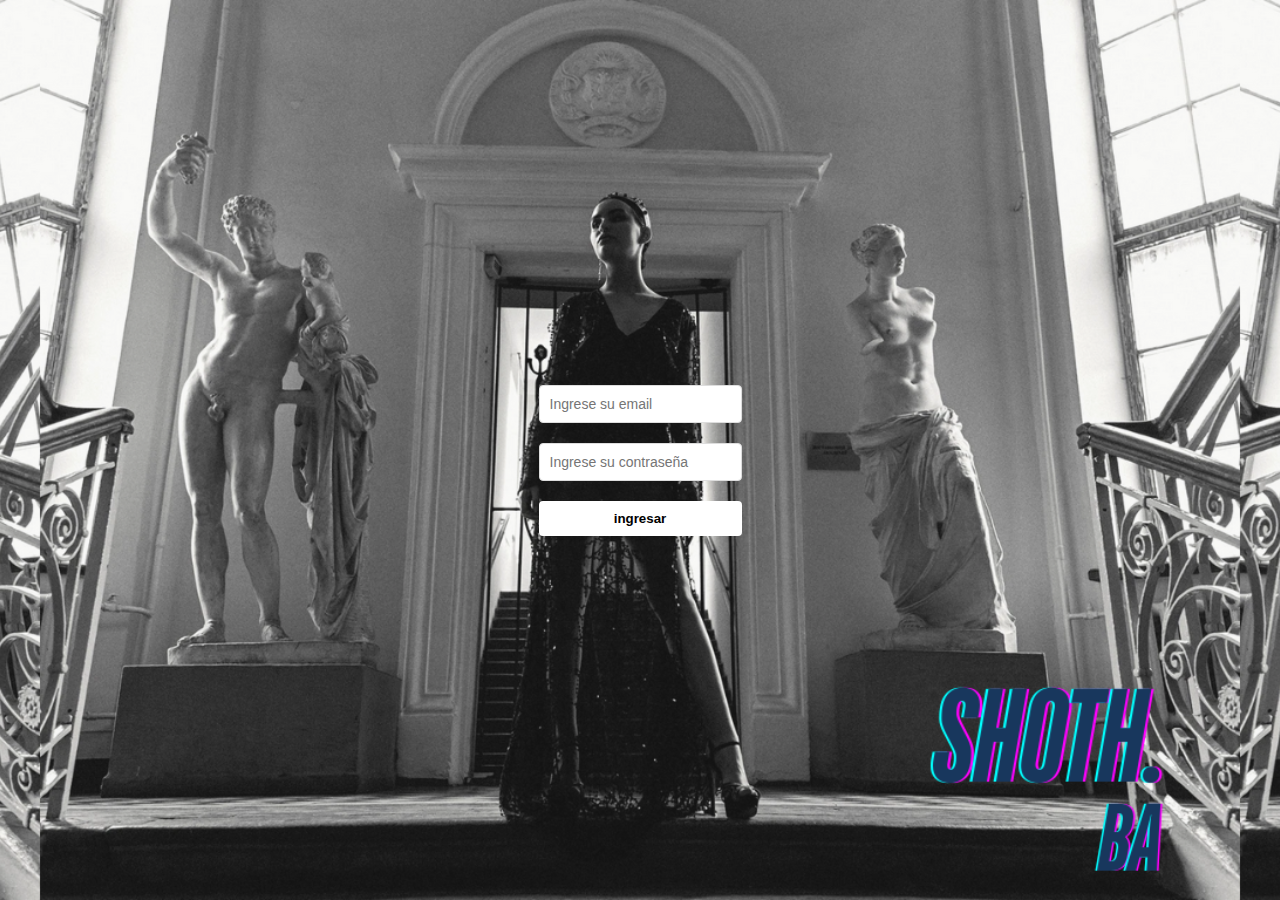
<file: index.html>
<!DOCTYPE html>
<html lang="es">
  <head>
    <meta charset="UTF-8" />
    <meta http-equiv="refresh" content="0; url=html/login.html" />
    <title>Redireccionando...</title>
  </head>
  <body>
    <p>Redireccionando...</p>
  </body>
</html>
</file>
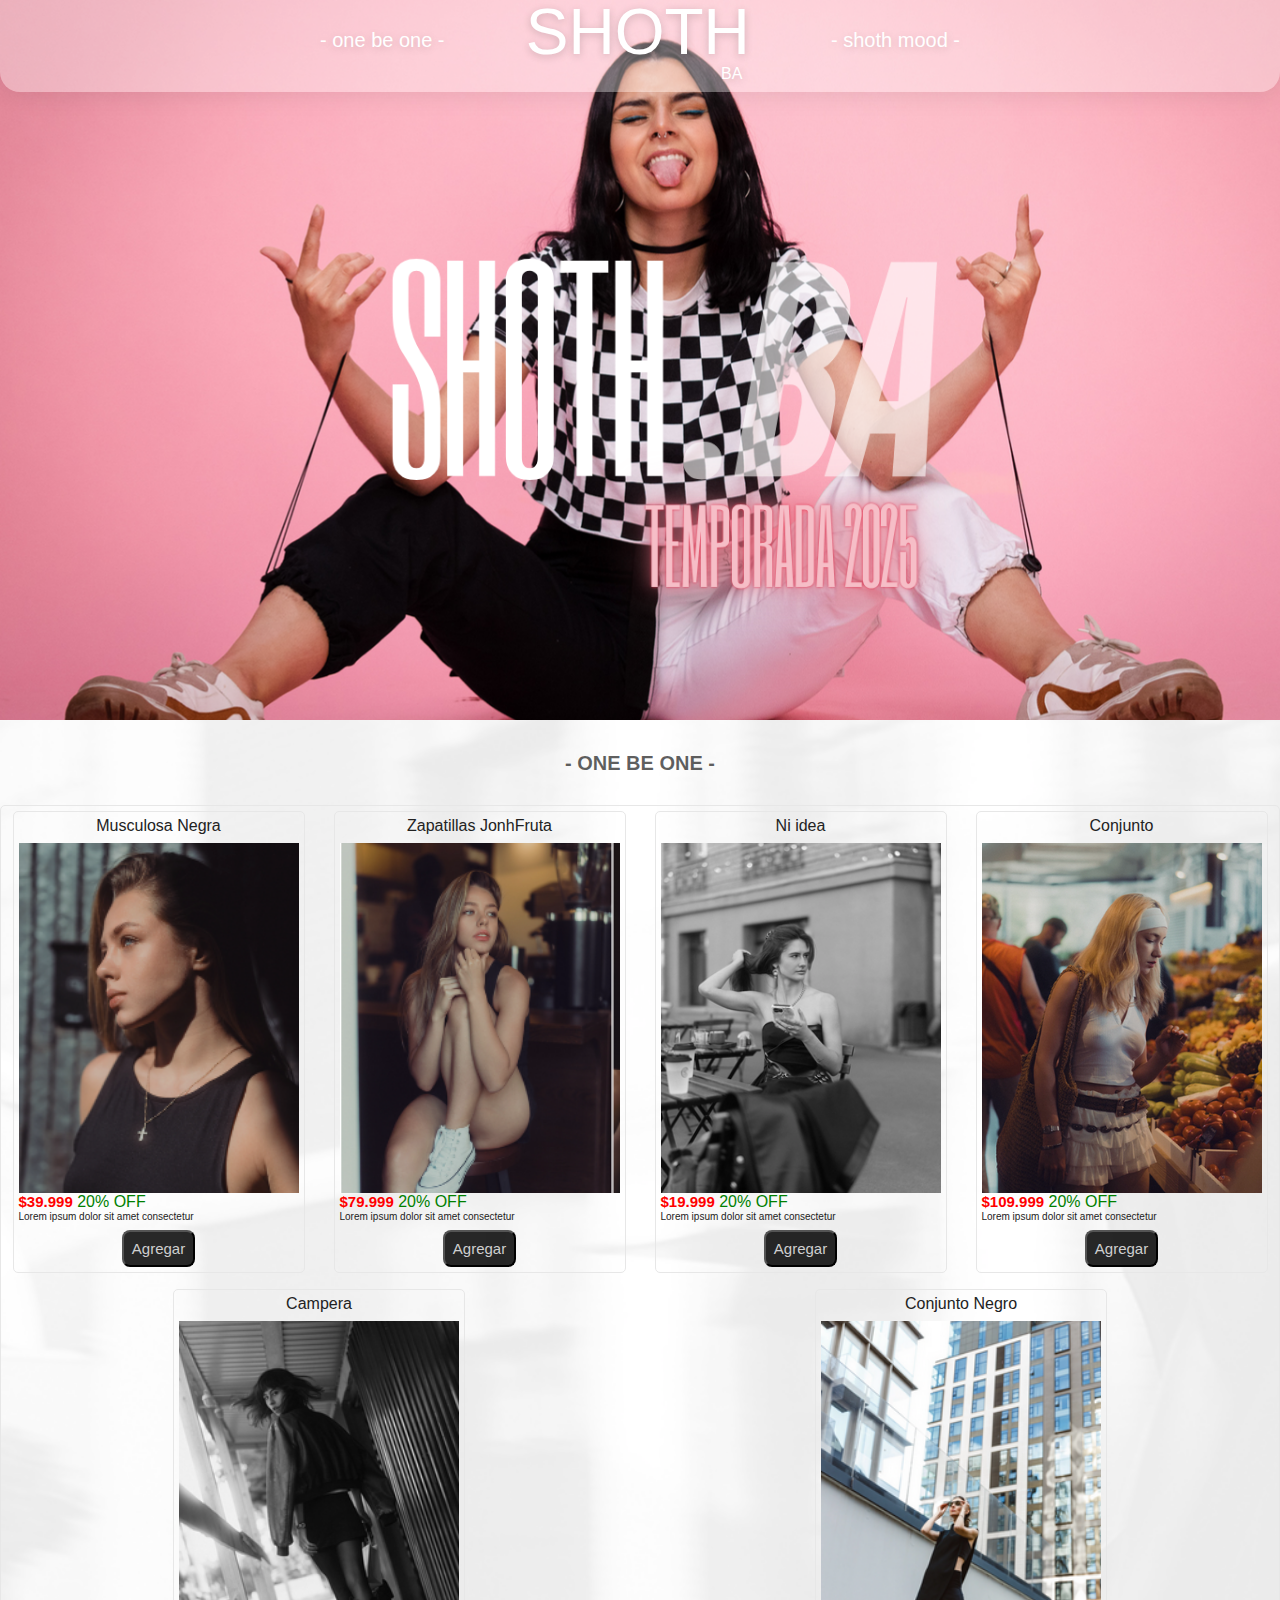
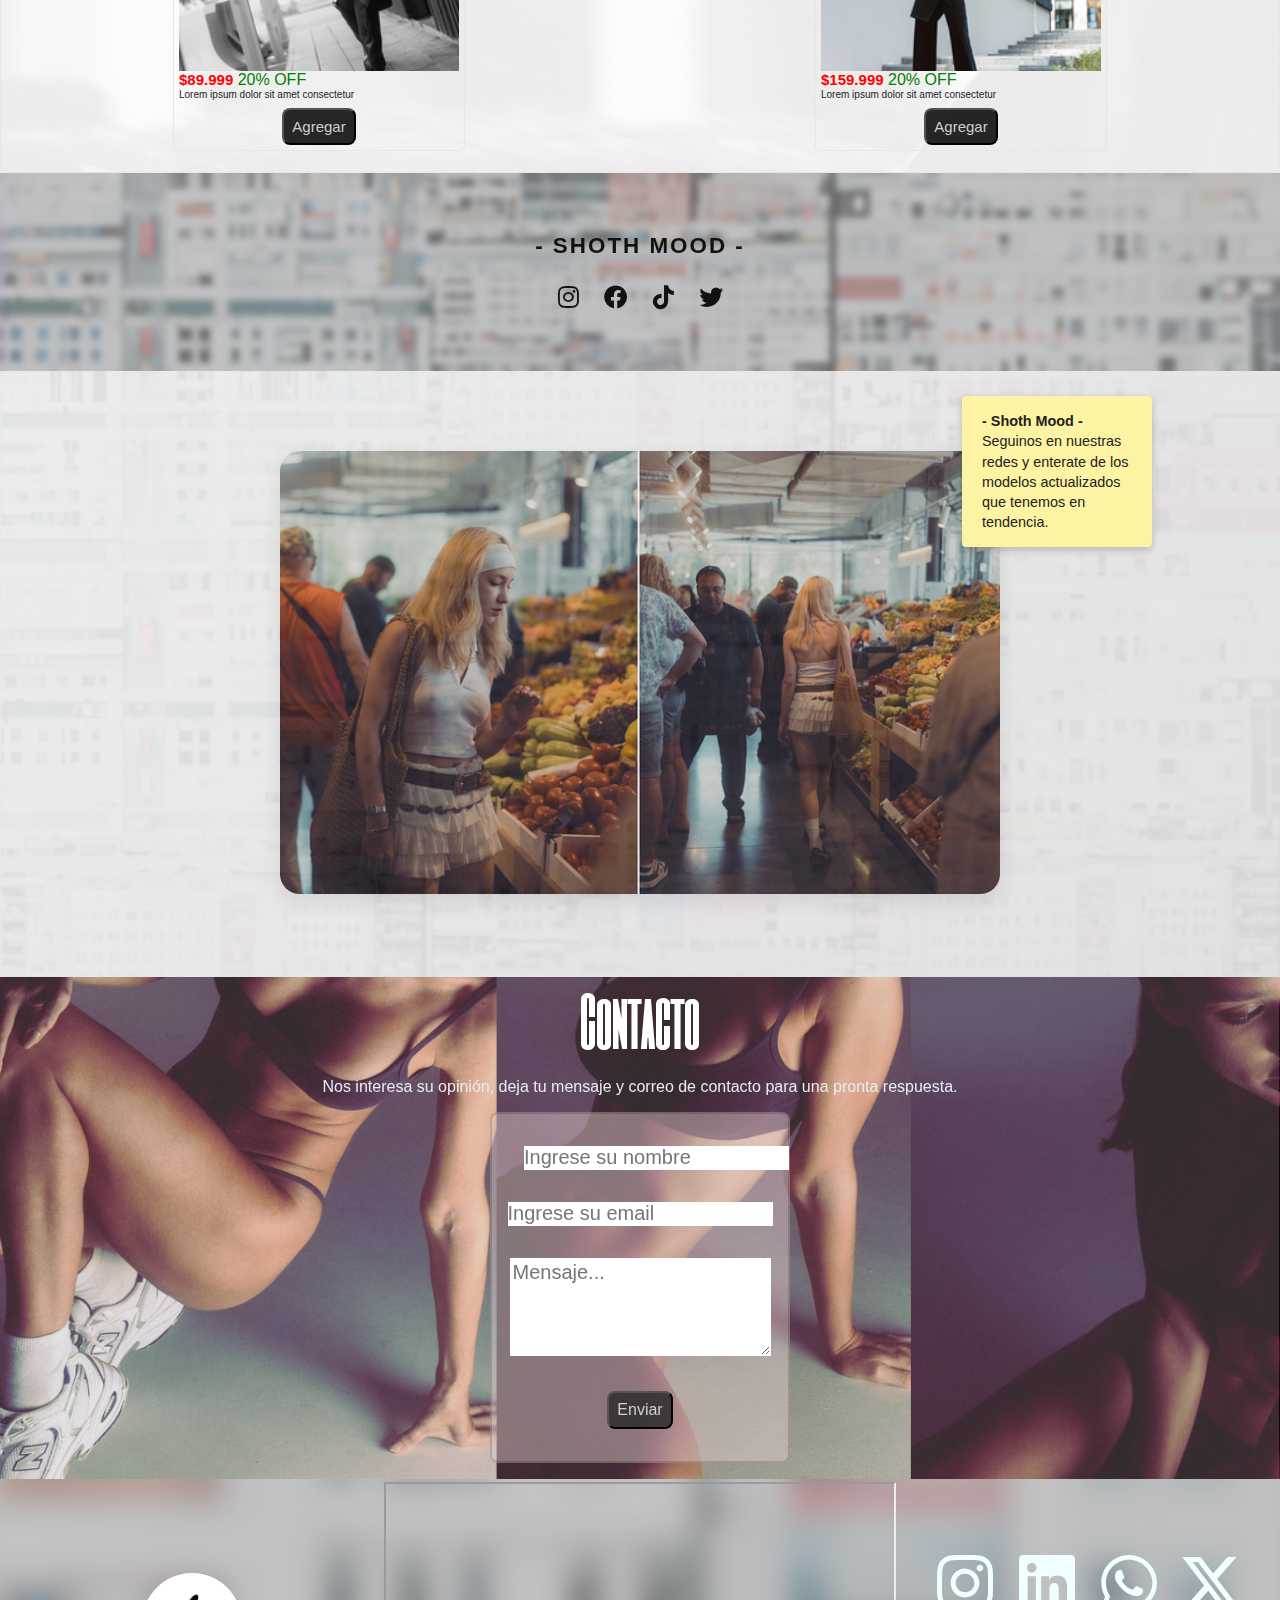
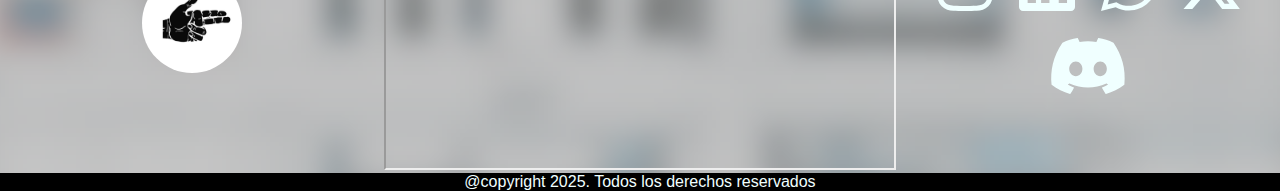
<file: html/index.html>
<!DOCTYPE html>
<html lang="es">
<head>
    <meta charset="UTF-8">
    <meta name="viewport" content="width=device-width, initial-scale=1.0">
    <title>shoth.ba | Moda y Tendencias</title>
    <meta name="description" content="Descubre las últimas tendencias de moda, ropa y accesorios en shoth.ba. Inspiración diaria para tu estilo.">
    <meta name="keywords" content="moda, tendencias, ropa, accesorios, fashion, estilo">
    <meta name="author" content="wp-shoth.ba">
    <link rel="icon" href="favicon.ico" type="image/x-icon">
    <!-- Open Graph / Facebook -->
    <meta property="og:title" content="wp-shoth.ba | Moda y Tendencias">
    <meta property="og:description" content="Descubre las últimas tendencias de moda, ropa y accesorios en wp-shoth.ba.">
    <meta property="og:image" content="https://tu-dominio.com/imagen-og.jpg">
    <meta property="og:type" content="website">
    <meta property="og:url" content="https://tu-dominio.com/">
    <!-- Twitter -->
    <meta name="twitter:card" content="summary_large_image">
    <meta name="twitter:title" content="wp-shoth.ba | Moda y Tendencias">
    <meta name="twitter:description" content="Descubre las últimas tendencias de moda, ropa y accesorios en wp-shoth.ba.">
    <meta name="twitter:image" content="https://tu-dominio.com/imagen-og.jpg">
    <!-- Twitter / X -->
    <meta name="twitter:card" content="summary_large_image">
    <meta name="twitter:site" content="@TuUsuarioX"> <!-- Cambia por tu usuario de X -->
    <meta name="twitter:creator" content="@TuUsuarioX"> <!-- Cambia por tu usuario de X -->
    <meta name="twitter:title" content="shoth.ba | Moda y Tendencias">
    <meta name="twitter:description" content="Descubre las últimas tendencias de moda, ropa y accesorios en shoth.ba.">
    <meta name="twitter:image" content="https://tu-dominio.com/imagen-og.jpg">
    <!-- CSS principal -->
    <link rel="stylesheet" href="../css/styles.css">
    <!-- fonts -->
    <link rel="preconnect" href="https://fonts.googleapis.com">
    <link rel="preconnect" href="https://fonts.gstatic.com" crossorigin>
    <link href="https://fonts.googleapis.com/css2?family=Six+Caps&display=swap" rel="stylesheet">
    <!-- Font Awesome para íconos -->
    <link rel="stylesheet" href="https://cdnjs.cloudflare.com/ajax/libs/font-awesome/6.0.0-beta3/css/all.min.css">

<!---------------------------------------------------------------------->

</head>
<body>
    <header>
        <!-- Navegación principal nav -->
        <nav class="main-nav">
            <ul>
                <li class="nav-left"><a href="#onebeone">- one be one -</a></li>
                <li class="nav-center"><a href="#inicio">SHO<span class="nav-th">TH</span><br><span class="nav-ba">BA</span></a></li>
                <li class="nav-right"><a href="#shothmood">- shoth mood -</a></li>
            </ul>
        </nav>
    </header>   
<!---------------------------------------------------------------------->

    <main>
        <!-- Hero o portada principal -->
        <section class="hero">
            <img src="../img/img-temporada02.png" alt="Imagen de temporada">
            <div class="hero-text">
                <!-- Título y subtítulos principales -->
            </div>
        </section>
    
    <!-- Sección de productos -onebeone- -->
    <section class="onebeone-bg" id="onebeone"> <!--fondo img-->
    <section class="productos" id="productos">
      <h2 class="tit-prod">- ONE BE ONE -</h2> 


    <!-- (Prueba imagen sin bordes)
      <div class="prod-img-container">
        <img src="img/01.png" alt="Zapas BBVA Frances" class="imagen-card">
            <div class="prod-info">
                <div class="item-tit">REMERA NEGRA</div>
            <div class="precio">$69.999 <span class="precio-old">$169.999</span></div>
            </div>
        </div>
    </div>
    -->


      <div class="prod-item">
      <div class="prod-container">
        <div class="prod-item">
          <div class="item-tit">
            Musculosa Negra
          </div>
          <div class="item-img">
            <img class="imagen-card" src="../img/01.png" alt="imagen del producto">
          </div>
          <div class="datos">
            <span class="precio">$39.999</span>
            <span class="off">20% OFF</span>
            <div class="descripcion">
              Lorem ipsum dolor sit amet consectetur
            </div>
            <div class="botonera">
              <button class="btn-agregar">Agregar</button>
            </div>
          </div>
        </div>

        <div class="prod-item">
          <div class="item-tit">
            Zapatillas JonhFruta
          </div>
          <div class="item-img">
            <img class="imagen-card" src="../img/02.png" alt="imagen del producto">
          </div>
          <div class="datos">
            <span class="precio">$79.999</span>
            <span class="off">20% OFF</span>
            <div class="descripcion">
              Lorem ipsum dolor sit amet consectetur
            </div>
            <div class="botonera">
              <button class="btn-agregar">Agregar</button>
            </div>
          </div>
        </div>

        <div class="prod-item">
          <div class="item-tit">
            Ni idea
          </div>
          <div class="item-img">
            <img class="imagen-card" src="../img/03.png" alt="imagen del producto">
          </div>
          <div class="datos">
            <span class="precio">$19.999</span>
            <span class="off">20% OFF</span>
            <div class="descripcion">
              Lorem ipsum dolor sit amet consectetur
            </div>
            <div class="botonera">
              <button class="btn-agregar">Agregar</button>
            </div>
          </div>
        </div>

        <div class="prod-item">
          <div class="item-tit">
            Conjunto 
          </div>
          <div class="item-img">
            <img class="imagen-card" src="../img/04.png" alt="imagen del producto">
          </div>
          <div class="datos">
            <span class="precio">$109.999</span>
            <span class="off">20% OFF</span>
            <div class="descripcion">
              Lorem ipsum dolor sit amet consectetur
            </div>
            <div class="botonera">
              <button class="btn-agregar">Agregar</button>
            </div>
          </div>
        </div>

        <div class="prod-item">
          <div class="item-tit">
            Campera 
          </div>
          <div class="item-img">
            <img class="imagen-card" src="../img/05.png" alt="imagen del producto">
          </div>
          <div class="datos">
            <span class="precio">$89.999</span>
            <span class="off">20% OFF</span>
            <div class="descripcion">
              Lorem ipsum dolor sit amet consectetur
            </div>
            <div class="botonera">
              <button class="btn-agregar">Agregar</button>
            </div>
          </div>
        </div>

        <div class="prod-item">
          <div class="item-tit">
            Conjunto Negro 
          </div>
          <div class="item-img">
            <img class="imagen-card" src="../img/06.png" alt="imagen del producto">
          </div>
          <div class="datos">
            <span class="precio">$159.999</span>
            <span class="off">20% OFF</span>
            <div class="descripcion">
              Lorem ipsum dolor sit amet consectetur
            </div>
            <div class="botonera">
              <button class="btn-agregar">Agregar</button>
            </div>
          </div>
        </div>
      </div>
    </section>
    </section>

<!---------------------------------------------------------------------->
<!-- Shoth mood -->
<!---------------------------------------------------------------------->

    <!-- Sección con fondo e íconos sociales -->
    <section class="moodimg" id="shothmood">
      <p class="mood-title">- Shoth Mood -</p>

      <div class="socials">
        <a href="https://www.instagram.com" target="_blank" aria-label="Instagram">
          <i class="fa-brands fa-instagram"></i>
        </a>
        <a href="https://www.facebook.com" target="_blank" aria-label="Facebook">
          <i class="fa-brands fa-facebook"></i>
        </a>
        <a href="https://www.tiktok.com" target="_blank" aria-label="TikTok">
          <i class="fa-brands fa-tiktok"></i>
        </a>
        <a href="https://twitter.com" target="_blank" aria-label="Twitter">
        <i class="fa-brands fa-twitter"></i> <!-- o fa-x-twitter -->
      </a>
      </div>
    </section>

    <!-- Sección principal del "Shoth Mood" -->
    <section class="shothmood">

      <!-- Fondo decorativo -->
      <div class="shothmoodbg"></div>

      <!-- Imagen principal -->
      <div class="gallery">
        <img src="../img/shothmoodctr.png" alt="Modelo 1">
        
      </div>

        <!-- Texto promocional -->
      <div class="note">
        <p>
          <strong>- Shoth Mood -</strong><br>
          Seguinos en nuestras redes y enterate de los modelos actualizados que tenemos en tendencia.
        </p>
      </div>
    </section>

<!---------------------------------------------------------------------->
<!-- contacto -->
<!---------------------------------------------------------------------->

    <section class="contacto" id="contacto">
      <h2 class="tit-contacto" id="contacto">Contacto</h2>
      <p class="subtit-contacto">Nos interesa su opinión, deja tu mensaje y correo de 
        contacto para una pronta respuesta.
      </h5>
      <div class="form-container">
        <form class="formulario">
          <input type="text" name="nombre" id="nombre" placeholder="Ingrese su nombre"> <br>
          <input type="email" name="mail" id="mail" placeholder="Ingrese su email"> <br>
          <textarea class="mensaje" name="mensaje" id="mensaje" placeholder="Mensaje..." rows="4"></textarea> <br>
          <button class="btn-enviar">Enviar</button>
        </form>
      </div>
    </section>
    
</main>



<!---------------------------------------------------------------------->
<!-- footer -->
<!---------------------------------------------------------------------->

    <section class="footer">  
      <div class="footer-links">
        <nav>
          <ul class="footer-ul"> 
            <li><a href="#"><img src="../img/shothlogo.png" alt="logoshoth.ba"></a></li>
          </ul>
        </nav>
      </div>
      <div class="footer-mapa">
        <iframe style="filter: invert(0%);" src="https://www.google.com/maps/embed?pb=!1m18!1m12!1m3!1d3285.3157756671035!2d-58.41968318794121!3d-34.5708756556531!2m3!1f0!2f0!3f0!3m2!1i1024!2i768!4f13.1!3m3!1m2!1s0x95bcb59f0e33d4eb%3A0xb4d7c2d0044d32e!2sParque%20Tres%20de%20Febrero!5e0!3m2!1ses-419!2sar!4v1761002388300!5m2!1ses-419!2sar" width="100%" height="350" style="border:0;" allowfullscreen="" loading="lazy" referrerpolicy="no-referrer-when-downgrade"></iframe>
      </div>
      <div class="footer-redes">
        <a href="https://www.instagram.com/">
            <svg xmlns="http://www.w3.org/2000/svg" viewBox="0 0 640 640"><!--!Font Awesome Free v7.1.0 by @fontawesome - https://fontawesome.com License - https://fontawesome.com/license/free Copyright 2025 Fonticons, Inc.--><path d="M320.3 205C256.8 204.8 205.2 256.2 205 319.7C204.8 383.2 256.2 434.8 319.7 435C383.2 435.2 434.8 383.8 435 320.3C435.2 256.8 383.8 205.2 320.3 205zM319.7 245.4C360.9 245.2 394.4 278.5 394.6 319.7C394.8 360.9 361.5 394.4 320.3 394.6C279.1 394.8 245.6 361.5 245.4 320.3C245.2 279.1 278.5 245.6 319.7 245.4zM413.1 200.3C413.1 185.5 425.1 173.5 439.9 173.5C454.7 173.5 466.7 185.5 466.7 200.3C466.7 215.1 454.7 227.1 439.9 227.1C425.1 227.1 413.1 215.1 413.1 200.3zM542.8 227.5C541.1 191.6 532.9 159.8 506.6 133.6C480.4 107.4 448.6 99.2 412.7 97.4C375.7 95.3 264.8 95.3 227.8 97.4C192 99.1 160.2 107.3 133.9 133.5C107.6 159.7 99.5 191.5 97.7 227.4C95.6 264.4 95.6 375.3 97.7 412.3C99.4 448.2 107.6 480 133.9 506.2C160.2 532.4 191.9 540.6 227.8 542.4C264.8 544.5 375.7 544.5 412.7 542.4C448.6 540.7 480.4 532.5 506.6 506.2C532.8 480 541 448.2 542.8 412.3C544.9 375.3 544.9 264.5 542.8 227.5zM495 452C487.2 471.6 472.1 486.7 452.4 494.6C422.9 506.3 352.9 503.6 320.3 503.6C287.7 503.6 217.6 506.2 188.2 494.6C168.6 486.8 153.5 471.7 145.6 452C133.9 422.5 136.6 352.5 136.6 319.9C136.6 287.3 134 217.2 145.6 187.8C153.4 168.2 168.5 153.1 188.2 145.2C217.7 133.5 287.7 136.2 320.3 136.2C352.9 136.2 423 133.6 452.4 145.2C472 153 487.1 168.1 495 187.8C506.7 217.3 504 287.3 504 319.9C504 352.5 506.7 422.6 495 452z"/></svg>
        </a>
        <a href="https://ar.linkedin.com/">
            <svg xmlns="http://www.w3.org/2000/svg" viewBox="0 0 640 640"><!--!Font Awesome Free v7.1.0 by @fontawesome - https://fontawesome.com License - https://fontawesome.com/license/free Copyright 2025 Fonticons, Inc.--><path d="M512 96L127.9 96C110.3 96 96 110.5 96 128.3L96 511.7C96 529.5 110.3 544 127.9 544L512 544C529.6 544 544 529.5 544 511.7L544 128.3C544 110.5 529.6 96 512 96zM231.4 480L165 480L165 266.2L231.5 266.2L231.5 480L231.4 480zM198.2 160C219.5 160 236.7 177.2 236.7 198.5C236.7 219.8 219.5 237 198.2 237C176.9 237 159.7 219.8 159.7 198.5C159.7 177.2 176.9 160 198.2 160zM480.3 480L413.9 480L413.9 376C413.9 351.2 413.4 319.3 379.4 319.3C344.8 319.3 339.5 346.3 339.5 374.2L339.5 480L273.1 480L273.1 266.2L336.8 266.2L336.8 295.4L337.7 295.4C346.6 278.6 368.3 260.9 400.6 260.9C467.8 260.9 480.3 305.2 480.3 362.8L480.3 480z"/></svg>
        </a>
        <a href="https://web.whatsapp.com/">
            <svg xmlns="http://www.w3.org/2000/svg" viewBox="0 0 640 640"><!--!Font Awesome Free v7.1.0 by @fontawesome - https://fontawesome.com License - https://fontawesome.com/license/free Copyright 2025 Fonticons, Inc.--><path d="M476.9 161.1C435 119.1 379.2 96 319.9 96C197.5 96 97.9 195.6 97.9 318C97.9 357.1 108.1 395.3 127.5 429L96 544L213.7 513.1C246.1 530.8 282.6 540.1 319.8 540.1L319.9 540.1C442.2 540.1 544 440.5 544 318.1C544 258.8 518.8 203.1 476.9 161.1zM319.9 502.7C286.7 502.7 254.2 493.8 225.9 477L219.2 473L149.4 491.3L168 423.2L163.6 416.2C145.1 386.8 135.4 352.9 135.4 318C135.4 216.3 218.2 133.5 320 133.5C369.3 133.5 415.6 152.7 450.4 187.6C485.2 222.5 506.6 268.8 506.5 318.1C506.5 419.9 421.6 502.7 319.9 502.7zM421.1 364.5C415.6 361.7 388.3 348.3 383.2 346.5C378.1 344.6 374.4 343.7 370.7 349.3C367 354.9 356.4 367.3 353.1 371.1C349.9 374.8 346.6 375.3 341.1 372.5C308.5 356.2 287.1 343.4 265.6 306.5C259.9 296.7 271.3 297.4 281.9 276.2C283.7 272.5 282.8 269.3 281.4 266.5C280 263.7 268.9 236.4 264.3 225.3C259.8 214.5 255.2 216 251.8 215.8C248.6 215.6 244.9 215.6 241.2 215.6C237.5 215.6 231.5 217 226.4 222.5C221.3 228.1 207 241.5 207 268.8C207 296.1 226.9 322.5 229.6 326.2C232.4 329.9 268.7 385.9 324.4 410C359.6 425.2 373.4 426.5 391 423.9C401.7 422.3 423.8 410.5 428.4 397.5C433 384.5 433 373.4 431.6 371.1C430.3 368.6 426.6 367.2 421.1 364.5z"/></svg>
        </a>
        <a href="https://twitter.com/">
          <svg xmlns="http://www.w3.org/2000/svg" viewBox="0 0 640 640"><!--!Font Awesome Free v7.1.0 by @fontawesome - https://fontawesome.com License - https://fontawesome.com/license/free Copyright 2025 Fonticons, Inc.--><path d="M453.2 112L523.8 112L369.6 288.2L551 528L409 528L297.7 382.6L170.5 528L99.8 528L264.7 339.5L90.8 112L236.4 112L336.9 244.9L453.2 112zM428.4 485.8L467.5 485.8L215.1 152L173.1 152L428.4 485.8z"/></svg>        </a>
        <a href="https://discord.com/">
          <svg xmlns="http://www.w3.org/2000/svg" viewBox="0 0 640 640"><!--!Font Awesome Free v7.1.0 by @fontawesome - https://fontawesome.com License - https://fontawesome.com/license/free Copyright 2025 Fonticons, Inc.--><path d="M524.5 133.8C524.3 133.5 524.1 133.2 523.7 133.1C485.6 115.6 445.3 103.1 404 96C403.6 95.9 403.2 96 402.9 96.1C402.6 96.2 402.3 96.5 402.1 96.9C396.6 106.8 391.6 117.1 387.2 127.5C342.6 120.7 297.3 120.7 252.8 127.5C248.3 117 243.3 106.8 237.7 96.9C237.5 96.6 237.2 96.3 236.9 96.1C236.6 95.9 236.2 95.9 235.8 95.9C194.5 103 154.2 115.5 116.1 133C115.8 133.1 115.5 133.4 115.3 133.7C39.1 247.5 18.2 358.6 28.4 468.2C28.4 468.5 28.5 468.7 28.6 469C28.7 469.3 28.9 469.4 29.1 469.6C73.5 502.5 123.1 527.6 175.9 543.8C176.3 543.9 176.7 543.9 177 543.8C177.3 543.7 177.7 543.4 177.9 543.1C189.2 527.7 199.3 511.3 207.9 494.3C208 494.1 208.1 493.8 208.1 493.5C208.1 493.2 208.1 493 208 492.7C207.9 492.4 207.8 492.2 207.6 492.1C207.4 492 207.2 491.8 206.9 491.7C191.1 485.6 175.7 478.3 161 469.8C160.7 469.6 160.5 469.4 160.3 469.2C160.1 469 160 468.6 160 468.3C160 468 160 467.7 160.2 467.4C160.4 467.1 160.5 466.9 160.8 466.7C163.9 464.4 167 462 169.9 459.6C170.2 459.4 170.5 459.2 170.8 459.2C171.1 459.2 171.5 459.2 171.8 459.3C268 503.2 372.2 503.2 467.3 459.3C467.6 459.2 468 459.1 468.3 459.1C468.6 459.1 469 459.3 469.2 459.5C472.1 461.9 475.2 464.4 478.3 466.7C478.5 466.9 478.7 467.1 478.9 467.4C479.1 467.7 479.1 468 479.1 468.3C479.1 468.6 479 468.9 478.8 469.2C478.6 469.5 478.4 469.7 478.2 469.8C463.5 478.4 448.2 485.7 432.3 491.6C432.1 491.7 431.8 491.8 431.6 492C431.4 492.2 431.3 492.4 431.2 492.7C431.1 493 431.1 493.2 431.1 493.5C431.1 493.8 431.2 494 431.3 494.3C440.1 511.3 450.1 527.6 461.3 543.1C461.5 543.4 461.9 543.7 462.2 543.8C462.5 543.9 463 543.9 463.3 543.8C516.2 527.6 565.9 502.5 610.4 469.6C610.6 469.4 610.8 469.2 610.9 469C611 468.8 611.1 468.5 611.1 468.2C623.4 341.4 590.6 231.3 524.2 133.7zM222.5 401.5C193.5 401.5 169.7 374.9 169.7 342.3C169.7 309.7 193.1 283.1 222.5 283.1C252.2 283.1 275.8 309.9 275.3 342.3C275.3 375 251.9 401.5 222.5 401.5zM417.9 401.5C388.9 401.5 365.1 374.9 365.1 342.3C365.1 309.7 388.5 283.1 417.9 283.1C447.6 283.1 471.2 309.9 470.7 342.3C470.7 375 447.5 401.5 417.9 401.5z"/></svg>
        </a>
      </div>
    </section>
    <section class="footer-copy">
      <div>
        <p class="copyright">
          @copyright 2025. Todos los derechos reservados
        </p>
      </div>
    </section>
  </main>



</body>
</html>
</file>
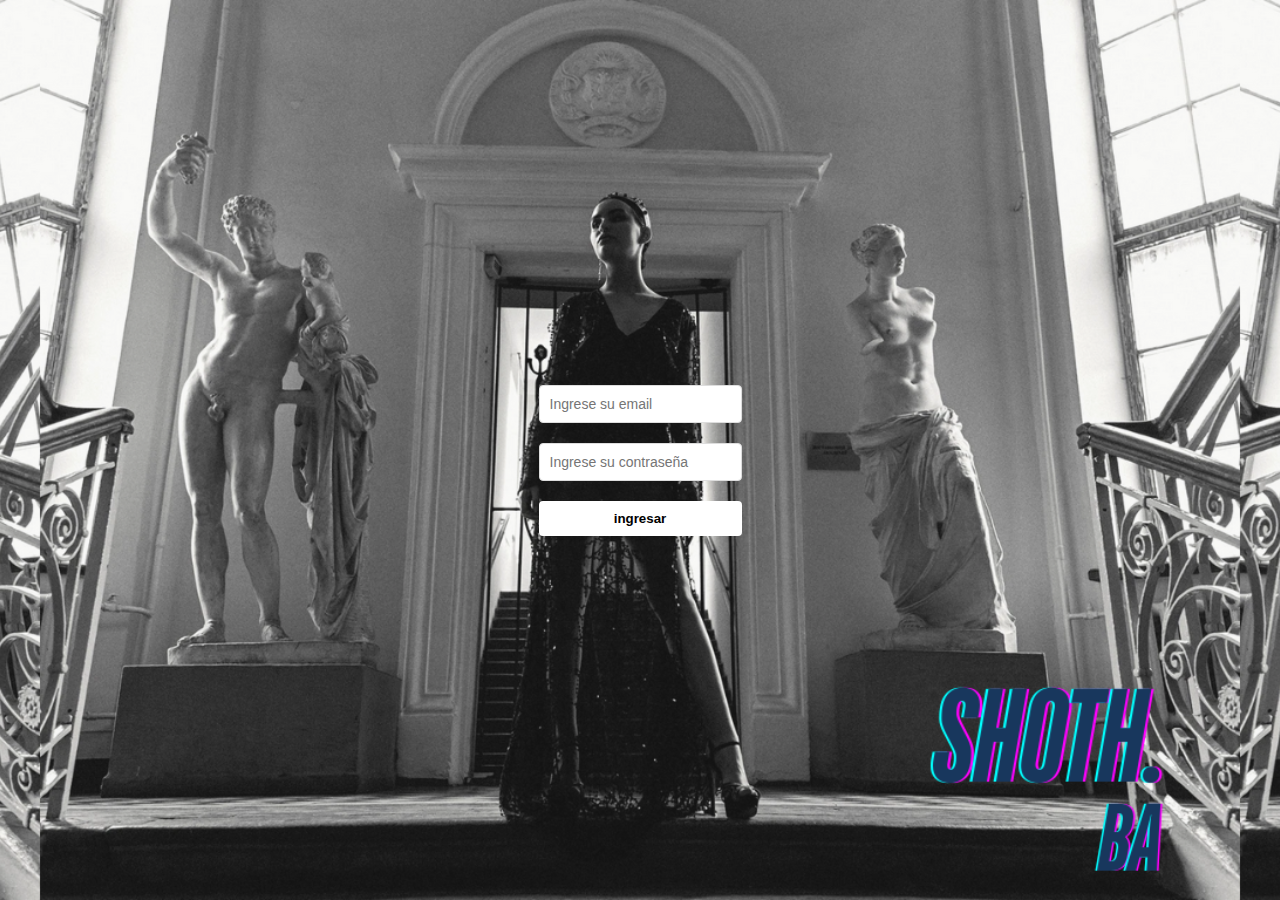
<file: html/login.html>
<!DOCTYPE html>
<html lang="es">
<head>
  <meta charset="UTF-8">
  <meta name="viewport" content="width=device-width, initial-scale=1.0">
  <!-- CSS login -->
  <link rel="stylesheet" href="../css/login.css">
  <title>Login</title>
</head>
<body>
  <header>

  </header>

  <main>
    <section class="login">
      <div id="empty_email_error" class="error"></div>
      <div id="empty_psw_error" class="error"></div>
      <div id="login_error_error" class="error"></div>
      <form id="form_login" novalidate>
        <input id="id_mail" type="email" placeholder="Ingrese su email"> <br>
        <input id="id_psw" type="password" name="pass" id="pass" placeholder="Ingrese su contraseña"> <br>
        <button type="button" id="btn_login">ingresar</button>
      </form>
    </section>
  </main>

  <footer>

  </footer>

  <script src="../js/index.js"></script>
</body>
</html>
</file>
<file: css/styles.css>
/* styles.css */
* {
    box-sizing: border-box;
    margin: 0;
    padding: 0;
}
/* body y fuente global */
body {
    background-color: #FAFAFA;
    font-family: "Six Caps",'Open Sans', Arial, sans-serif;
    color: #222;
}

/* Hero principal */
.hero {
    position: relative;
    width: 100%;
    min-height: 500px;
    display: flex;
    align-items: flex-start;
    justify-content: center;
    overflow: hidden;
}

.hero img {
    width: 100%;
    height: auto;
    display: block;
    object-fit: cover;
}

/*-------------------------------------------------------*/

/* Nav sobre la imagen */
header {
    position: absolute;
    top: 0;
    left: 0;
    width: 100%;
    z-index: 2;
    background: transparent;
    padding-bottom: 0;
}

.main-nav a { /* Estilo para enlaces si los hay */
    color: #fff;
    text-decoration: none;
}

.main-nav {
    width: 100%;
    background: rgba(255, 255, 255, 0.35); /* Fondo semitransparente */
    border-radius: 0 0 20px 20px;
    box-shadow: 0 4px 24px rgba(0,0,0,0.08);
    padding: 0px 0 10px 0;
}

.main-nav ul { /* Flexbox para distribuir los elementos */
    display: flex;
    justify-content: space-between;
    align-items: center;
    list-style: none;
    width: 50%;
    max-width: 80%; /* Ajusta según el ancho de tu imagen */
    margin: 0 auto;
}

.main-nav .nav-left,
.main-nav .nav-right {
    color: #fff;
    font-size: 1.2rem;
    font-weight: 400;
    text-shadow: 0 2px 8px rgba(0,0,0,0.15);
    font-family: 'Open Sans', Arial, sans-serif;
    font-size: 20px;
    white-space: nowrap; /* Evita que el texto se divida en varias líneas */
}

.main-nav .nav-center a {
    position: relative;
    color: #fff;
    font-size: 4rem;
    text-shadow: 0 2px 8px rgba(0,0,0,0.18);
    text-align: left;
    line-height: 1;
    display: inline-block;
    font-family: 'Open Sans', Arial, sans-serif;
    font-size: 400;
    font-style: normal;
}

.main-nav .nav-ba { /* ERROR EN margin-left */
    display: block;
    font-size: 1rem;
    margin-left: 12.2em; /* Ajusta solo lo necesario para que BA quede debajo de TH */
    margin-top: 0.1em;
    color: #fff;
    text-shadow: 0 2px 8px rgba(0,0,0,0.18);
}

/*-------------------------------------------------------*

/* Productos */
/* Las imagenes deben corregirse para tener el mismo tamaño */
/* IMG-FONDO DE LA SECCION -ONE BE ONE- */

.onebeone-bg {
    position: relative;
    background-image: url('../img/onebeone.png');
    background-size: cover;
    background-position: center;
    background-repeat: no-repeat;
    width: 100%;
    min-height: 500px; /* Ajusta según tu diseño */
    overflow: hidden; /* evita margin collapse y quita huecos inesperados */
    padding-top: 12px; /* opcional: controla el espacio interior superior */
}

.onebeone-bg > * {
    position: relative;
    z-index: 2;
}

/* Opcional: agrega un overlay para oscurecer o aclarar la imagen */
.onebeone-bg::before {
    content: "";
    position: absolute;
    inset: 0;
    background: rgba(255,255,255,0.6); /* Ajusta opacidad y color */
    z-index: 1;
}


.productos {
  font-family:'Open Sans', Arial, sans-serif;
}


/* ajustar el título para quitar margen superior excesivo */
.tit-prod {
  text-align: center;
  margin: 20px 0 30px; /* reducir margen superior */
  font-weight: bold;
  color: #000000a1;
  font-size: 20px;
  font-family: "Poppins", sans-serif;
}


.prod-container {
  display: flex;
  justify-content: space-around;
  flex-wrap: wrap;
  gap: 16px;
  margin-bottom: 16px;

}

.prod-item {
  border: 1px solid rgb(231, 231, 231);
  border-radius: 5px;
  padding: 5px;
}

.item-tit {
  text-align: center;
  margin-bottom: 8px;
}

.imagen-card {
  width: 280px;
  height: 350px;
  object-fit: cover;     /* Recorta sin deformar */
  object-position: center; /* Centra la parte visible */
  display: block;
}

.precio {
  font-size: 15px;
  color: red;
  font-weight: 600;
  margin: 8px 0;
}

.off {
  color: green;
  font-size: medium;
}

.descripcion {
  width: 280px;
  margin-bottom: 8px;
  font-size: x-small;
}

/*-------------------------------------------------------*

/* Prueba de imagen con texto arriba*/

/*.prod-img-container {
  position: relative;
  width: 220px;  Ajusta según tu imagen (COMENTAR AL DESCOMENTAR)
  height: 320px;  Ajusta según tu imagen (COMENTAR AL DESCOMENTAR)
  overflow: hidden;
}

.prod-img-container img {
  width: 100%;
  height: 100%;
  object-fit: cover;
  display: block;
}

.prod-info {
  position: absolute;
  left: 10px;
  bottom: 10px;
  color: #fff;
  text-shadow: 0 2px 8px rgba(0,0,0,0.5);
  font-family: 'Open Sans', Arial, sans-serif;
}

.item-tit {
  font-size: 1rem;
  font-weight: bold;
  margin-bottom: 2px;
}

.precio {
  font-size: 1rem;
  color: #ff4d4d;
  font-weight: 700;
  display: inline-block;
}

.precio-old {
  color: #fff;
  font-size: 0.9rem;
  text-decoration: line-through;
  margin-left: 6px;
  opacity: 0.7;
} */

.botonera {
  text-align: center;
}

.btn-agregar {
  background-color: rgba(0, 0, 0, 0.842);
  color: rgb(207, 207, 207);
  font-size: 15px;
  padding: 8px;
  border-radius: 8px;
}

.btn-agregar:hover {
  background-color: grey;
}

/*-------------------------------------------------------*

/* Shoth mood */

/* Sección general */
.shothmood {
  position: relative;
  display: flex;
  flex-direction: column;
  align-items: center;
  justify-content: center;
  padding: 80px 20px;
  background: linear-gradient(135deg, #f5f5f5, #e8e8e8);
  text-align: center;
  overflow: hidden;
}

/* Fondo decorativo */
.shothmoodbg {
  position: absolute;
  inset: 0;
  background: url('../img/shothmoodbg00.png') center/cover no-repeat;
  opacity: 0.15;
  z-index: 0;
}

/* Imagen principal */
.gallery img {
  width: 800px;
  max-width: 90%;
  border-radius: 20px;
  box-shadow: 0 8px 20px rgba(0, 0, 0, 0.1);
  z-index: 1;
}


/*  Nota adhesiva === cambiar por la original 13/10*/

.note {
  position: absolute;
  top: 2vw;
  right: 10vw;
  background-color: #fdf4a3;
  padding: 15px 20px;
  max-width: 190px;
  border-radius: 4px;
  text-align: left;
  box-shadow: 0 3px 8px rgba(0, 0, 0, 0.2);
  font-family: "Poppins", sans-serif;
}

.note p {
  font-size: 0.9rem;
  line-height: 1.4;
  color: #222;
  margin: 0;
}

.note span {
  display: block;
  margin-top: 5px;
  font-size: 0.8rem;
  color: #444;
}

/* Mood Image section */
.moodimg {
  background: url('../img/shothmoodbg00.png') center/cover no-repeat;
  padding: 60px 20px;
  text-align: center;
  color: #111;
  position: relative;
}

.moodimg::before {
  content: "";
  position: absolute;
  inset: 0;
  backdrop-filter: blur(3px);
}

/* Título */
.mood-title {
  font-family: "Poppins", sans-serif;
  font-weight: 600;
  font-size: 1.4rem;
  letter-spacing: 2px;
  text-transform: uppercase;
  position: relative;
  z-index: 1;
}

/* Redes sociales */
.socials {
  display: flex;
  justify-content: center;
  gap: 25px;
  margin-top: 20px;
  position: relative;
  z-index: 1;
}

.socials a {
  font-size: 1.5rem;
  color: #111;
  transition: all 0.3s ease;
}

.socials a:hover {
  color: #ff4d6d; /* tono de contraste elegante */
  transform: scale(1.1);
}


/*-------------------------------------------------------*

/* Formulario / Contacto */

.contacto {
    position: relative;
    background-image: url('../img/contactobg01.png');
    background-size: cover;
    background-position: center;
    background-repeat: no-repeat;
    width: 100%;
    min-height: 500px; /* Ajusta según tu diseño */ 
    color: #e9ebf1;
}

.tit-contacto {
  font-size: clamp(32px, 8vw, 64px);
  text-align: center;
  font-family: 'Six Caps','Open Sans', Arial, sans-serif;
  color: rgb(255, 255, 255);
}

.subtit-contacto {
  font-size: clamp( 4vw, 24px);
  text-align: center;
  font-family: 'Open Sans', Arial, sans-serif;
  margin: 16px;
}

.form-container {
  text-align: center;
  padding-bottom: 16px;
}

.formulario {
  background-color: rgba(226, 206, 206, 0.459);
  font-size: 16px;
  border: 2px solid rgba(0, 0, 0, 0.151);
  border-radius: 8px;
  width: 300px;
  margin: auto;
}

input[type=text],[type=email],textarea {
  color: rgb(0, 0, 0);
  border: none;
  font-size: 20px;
  font-weight: 400;
}

input[type=text] {
  margin: 32px;
  border-bottom: 1px solid rgb(255, 255, 255) ;
}

input[type=email] {
  margin-bottom: 32px;
  border-bottom: 1px solid rgb(255, 255, 255) ;
}

.mensaje {
  margin-bottom: 32px;
  border: 1px solid rgb(255, 255, 255) ;
  padding: 2px;
  font-family: 'Open Sans', Arial, sans-serif;
}

.btn-enviar {
  margin-bottom: 32px;
  padding: 8px;
  background-color: #332f2fe3;
  color:  rgb(207, 207, 207);
  font-size: 16px;
  border-radius: 8px;
  
}

.btn-enviar:hover {  
  background-color: #252525;
}

/*-------------------------------------------------------*

/* Footer */
.footer {
  background-image: url('../img/footerbg.png');
  background-color: #000000;
  color: azure;
  display: flex;
  flex-direction: row;
  flex-wrap: wrap;
  align-items: center;
  text-align: center;
  padding: 3px 0;
  gap: 1px 0;
}

.footer-links {
  width: 30%;
  font-size: clamp(16px, 8vw, 32px);
}

.footer-ul {
    list-style: none;
    margin: 0;
    padding: 0;
    display: flex;
    align-items: center;
    gap: 0.5rem; /* separacion entre elementos si hay varios */
    justify-content: center;
}

.footer-ul li {
    margin: 0;
    padding: 0;
}

.footer-ul a {
    display: inline-block;
    text-decoration: none;
    color: inherit;
}

.footer-ul a img {
    display: block;
    width: 200px;    /* ajustar tamaño del logo */
    height: auto;
    object-fit: contain;
    border-radius: 50%; /* opcional: hace el logo circular */
    background: transparent; /* o #fff si quieres fondo */
    padding: 50px; /* opcional: espacio interior */
}

.footer a {
    text-decoration: none;
    color: inherit; /* evita color morado/azul en enlaces */
}

.footer-mapa {
    width: 40%;
    position: relative;
    padding-bottom: 22.5%; /* 40% * 56.25% = relación 16:9 */
    height: 0;
    overflow: hidden;
}

.footer-mapa iframe {
    position: absolute;
    top: 0;
    left: 0;
    width: 100%;
    height: 100%;
}

.footer-redes {
  width: 30%;
}

.footer-redes svg {
  width: 80px;
  fill: azure;
}

.copyright {
  font-family: 'BBH Sans Bogle', Verdana, Tahoma, sans-serif;
  font-size: clamp(8px, 4vw, 16px);
  text-align: center;
  background-color: #000;
  color: azure;
}


/*-------------------------------------------------------*/

/* Responsive para nav y hero */
@media (max-width: 900px) {
    .main-nav .nav-center {
        font-size: 2.5rem;
    }
    .main-nav ul {
        width: 98%;
    }
    .hero {
        min-height: 300px;
    }
}

/* Responsive para mapa */
@media (max-width: 768px) {
    .footer-mapa {
        width: 95%;
        left: 15px;
        padding-bottom: 75%; /* Ajusta según la relación de aspecto deseada */       
    }

    .footer-links {
        width: 100%;
        order: -1;  /* Mueve el logo al inicio */
    }

    .footer-redes {
        width: 100%;
        display: flex;
        justify-content: center;
        gap: 20px;
        flex-wrap: wrap;
    }
    
    .footer-redes svg {
        width: 60px; /* Reduce tamaño en móvil */
    }
}

@media (max-width: 480px) {
    .footer-redes svg {
        width: 50px; /* Aún más pequeño en celulares muy pequeños */
    }

    .footer-links {
        width: 100%;
    }
}

@media (max-width: 550px) { /* la idea de ocultar los laterales es para cambiarlos por un boton */
    .main-nav .nav-left,
    .main-nav .nav-right {
        display: none;
    }
    .main-nav ul {
        justify-content: center;
        gap: 0;
    }
}
</file>
<file: css/login.css>
* {
  margin: 0;
  padding: 0;
  box-sizing: border-box;
}

body {
  font-family: Arial, sans-serif;
  background-color: #f0f2f5;
  background-image: url("../img/logingbg.png");
  background-size: contain;      /* La imagen cubre todo el contenedor */
  background-position: center; /* Centra la imagen */
  background-repeat: repeat; /* No repite la imagen */
  display: flex;
  justify-content: center;
  align-items: center;
  height: 100vh;
}

.login.glass {
  background: rgba(255,255,255,0.06);
  backdrop-filter: blur(6px);
  -webkit-backdrop-filter: blur(6px);
  border: 1px solid rgba(255,255,255,0.12);
  padding: 30px;
  border-radius: 10px;
  width: 300px;
}

/* Estilos para los inputs */
.login input {
  width: 100%;
  padding: 10px;
  margin: 10px 0;
  border: 1px solid #ddd;
  border-radius: 4px;
  font-size: 14px;
}

/* Estilos para el botón */
.login button {
  width: 100%;
  padding: 10px;
  margin-top: 10px;
  background-color: #fff;
  color: #000000;
  border: none;
  border-radius: 4px;
  font-weight: bold;
  cursor: pointer;
}

.login button:hover {
  background-color: #f0f0f0;
}

/* Estilos para los mensajes de error */
.error {
  color: #fff;
  font-size: 12px;
  margin-bottom: 10px;
}
</file>
